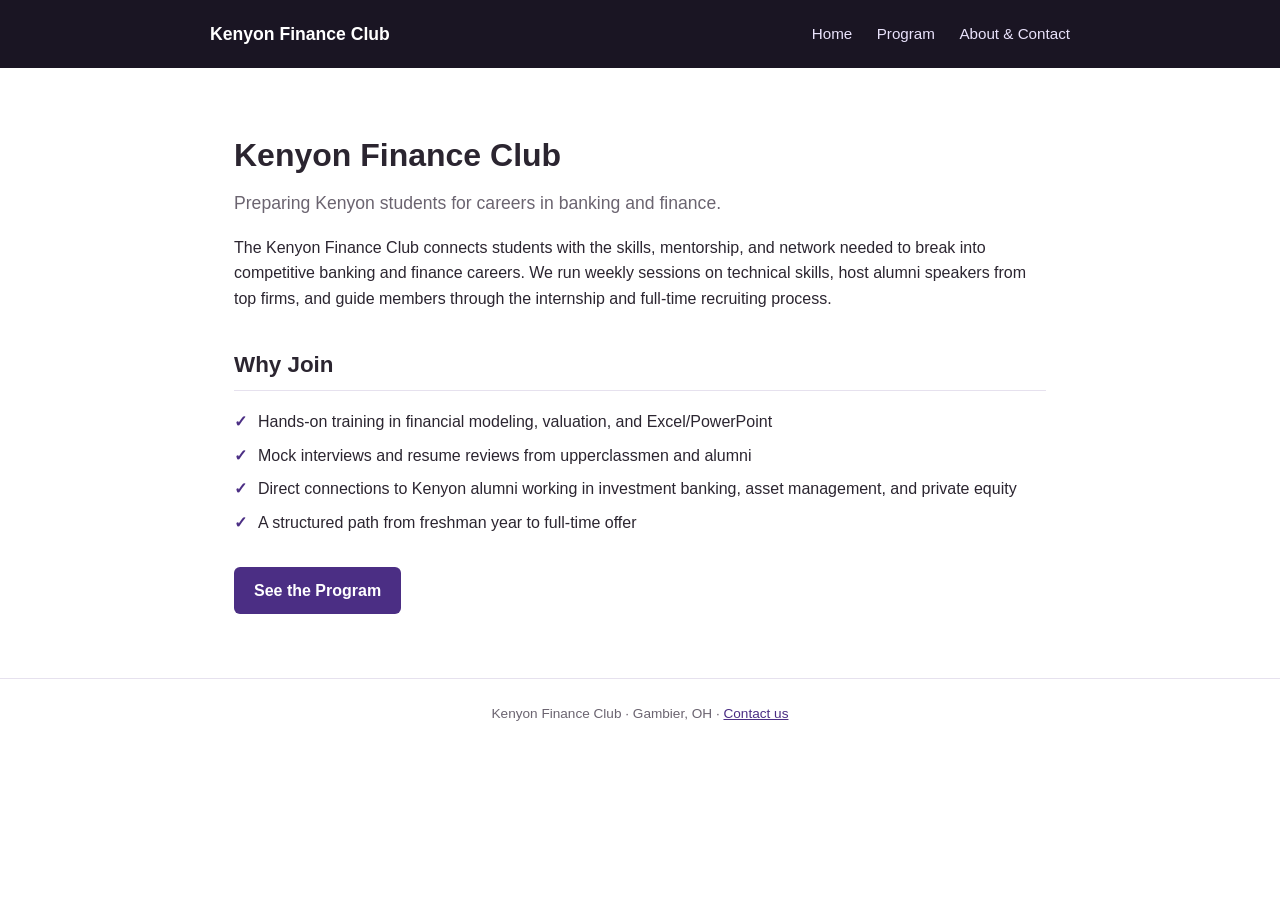
<file: src/index.html>
<!doctype html>
<html lang="en">
<head>
  <meta charset="UTF-8" />
  <meta name="viewport" content="width=device-width, initial-scale=1.0" />
  <title>Kenyon Finance Club</title>
  <link rel="stylesheet" href="styles.css" />
</head>
<body>
  <header>
    <div class="nav-wrap">
      <a class="brand" href="index.html">Kenyon Finance Club</a>
      <nav>
        <a href="index.html">Home</a>
        <a href="program.html">Program</a>
        <a href="about.html">About &amp; Contact</a>
      </nav>
    </div>
  </header>

  <main>
    <h1>Kenyon Finance Club</h1>
    <p class="tagline">Preparing Kenyon students for careers in banking and finance.</p>

    <p>
      The Kenyon Finance Club connects students with the skills, mentorship, and
      network needed to break into competitive banking and finance careers. We run
      weekly sessions on technical skills, host alumni speakers from top firms, and
      guide members through the internship and full-time recruiting process.
    </p>

    <h2>Why Join</h2>
    <ul class="check-list">
      <li>Hands-on training in financial modeling, valuation, and Excel/PowerPoint</li>
      <li>Mock interviews and resume reviews from upperclassmen and alumni</li>
      <li>Direct connections to Kenyon alumni working in investment banking, asset management, and private equity</li>
      <li>A structured path from freshman year to full-time offer</li>
    </ul>

    <a class="cta" href="program.html">See the Program</a>
  </main>

  <footer>
    Kenyon Finance Club &middot; Gambier, OH &middot; <a href="about.html">Contact us</a>
  </footer>
</body>
</html>
</file>
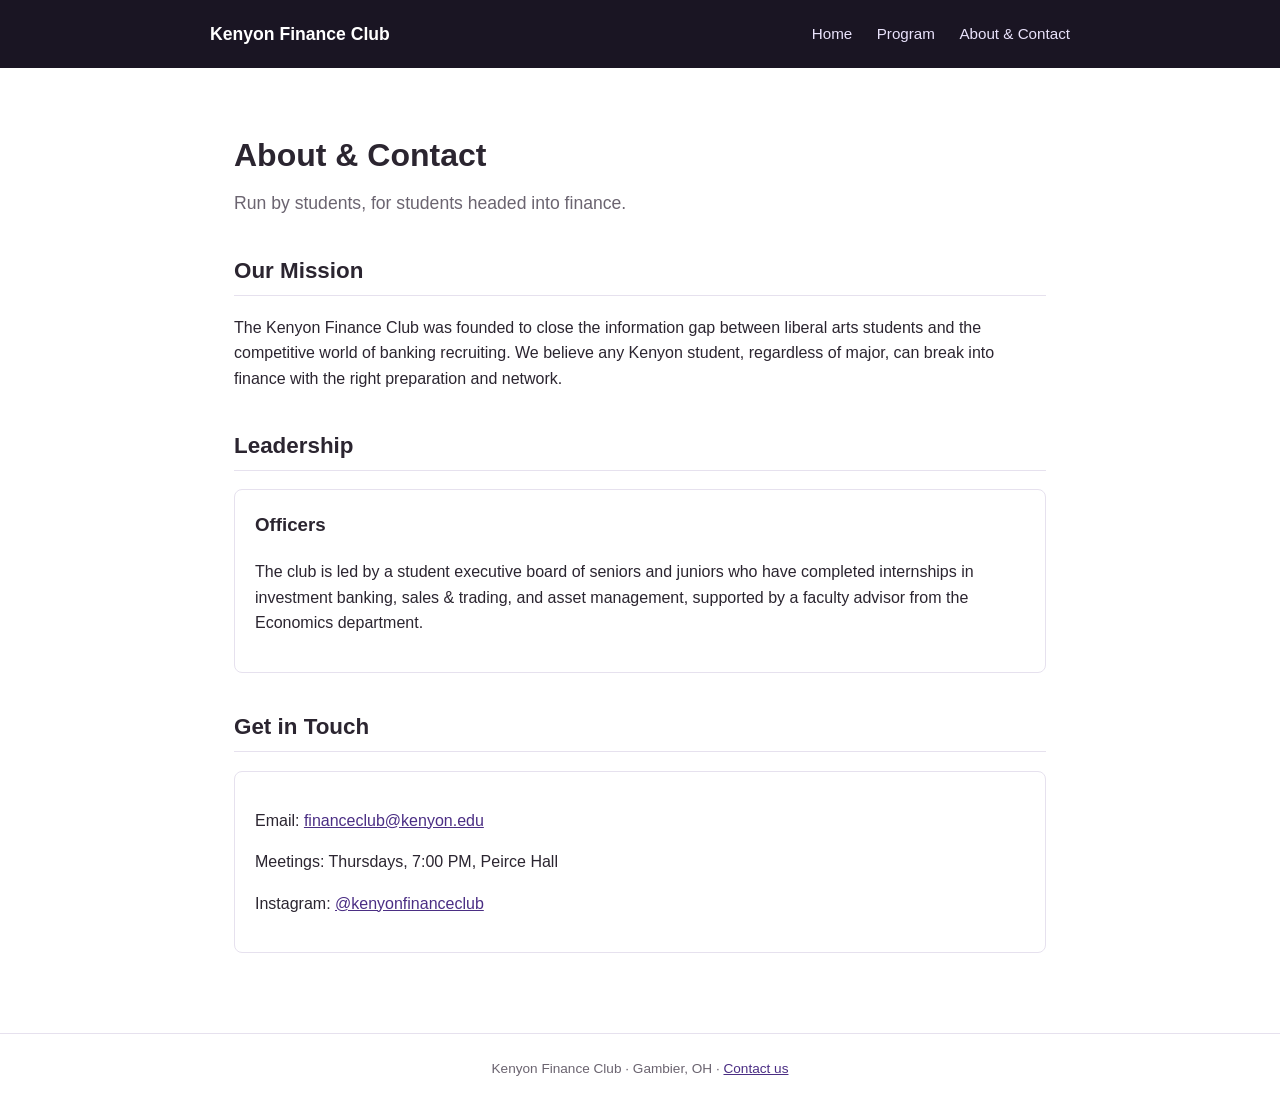
<file: src/about.html>
<!doctype html>
<html lang="en">
<head>
  <meta charset="UTF-8" />
  <meta name="viewport" content="width=device-width, initial-scale=1.0" />
  <title>About &amp; Contact | Kenyon Finance Club</title>
  <link rel="stylesheet" href="styles.css" />
</head>
<body>
  <header>
    <div class="nav-wrap">
      <a class="brand" href="index.html">Kenyon Finance Club</a>
      <nav>
        <a href="index.html">Home</a>
        <a href="program.html">Program</a>
        <a href="about.html">About &amp; Contact</a>
      </nav>
    </div>
  </header>

  <main>
    <h1>About &amp; Contact</h1>
    <p class="tagline">Run by students, for students headed into finance.</p>

    <h2>Our Mission</h2>
    <p>
      The Kenyon Finance Club was founded to close the information gap between
      liberal arts students and the competitive world of banking recruiting.
      We believe any Kenyon student, regardless of major, can break into finance
      with the right preparation and network.
    </p>

    <h2>Leadership</h2>
    <div class="card">
      <h3>Officers</h3>
      <p>
        The club is led by a student executive board of seniors and juniors who
        have completed internships in investment banking, sales &amp; trading, and
        asset management, supported by a faculty advisor from the Economics
        department.
      </p>
    </div>

    <h2>Get in Touch</h2>
    <div class="card">
      <p>Email: <a href="mailto:financeclub@kenyon.edu">financeclub@kenyon.edu</a></p>
      <p>Meetings: Thursdays, 7:00 PM, Peirce Hall</p>
      <p>Instagram: <a href="#">@kenyonfinanceclub</a></p>
    </div>
  </main>

  <footer>
    Kenyon Finance Club &middot; Gambier, OH &middot; <a href="about.html">Contact us</a>
  </footer>
</body>
</html>
</file>
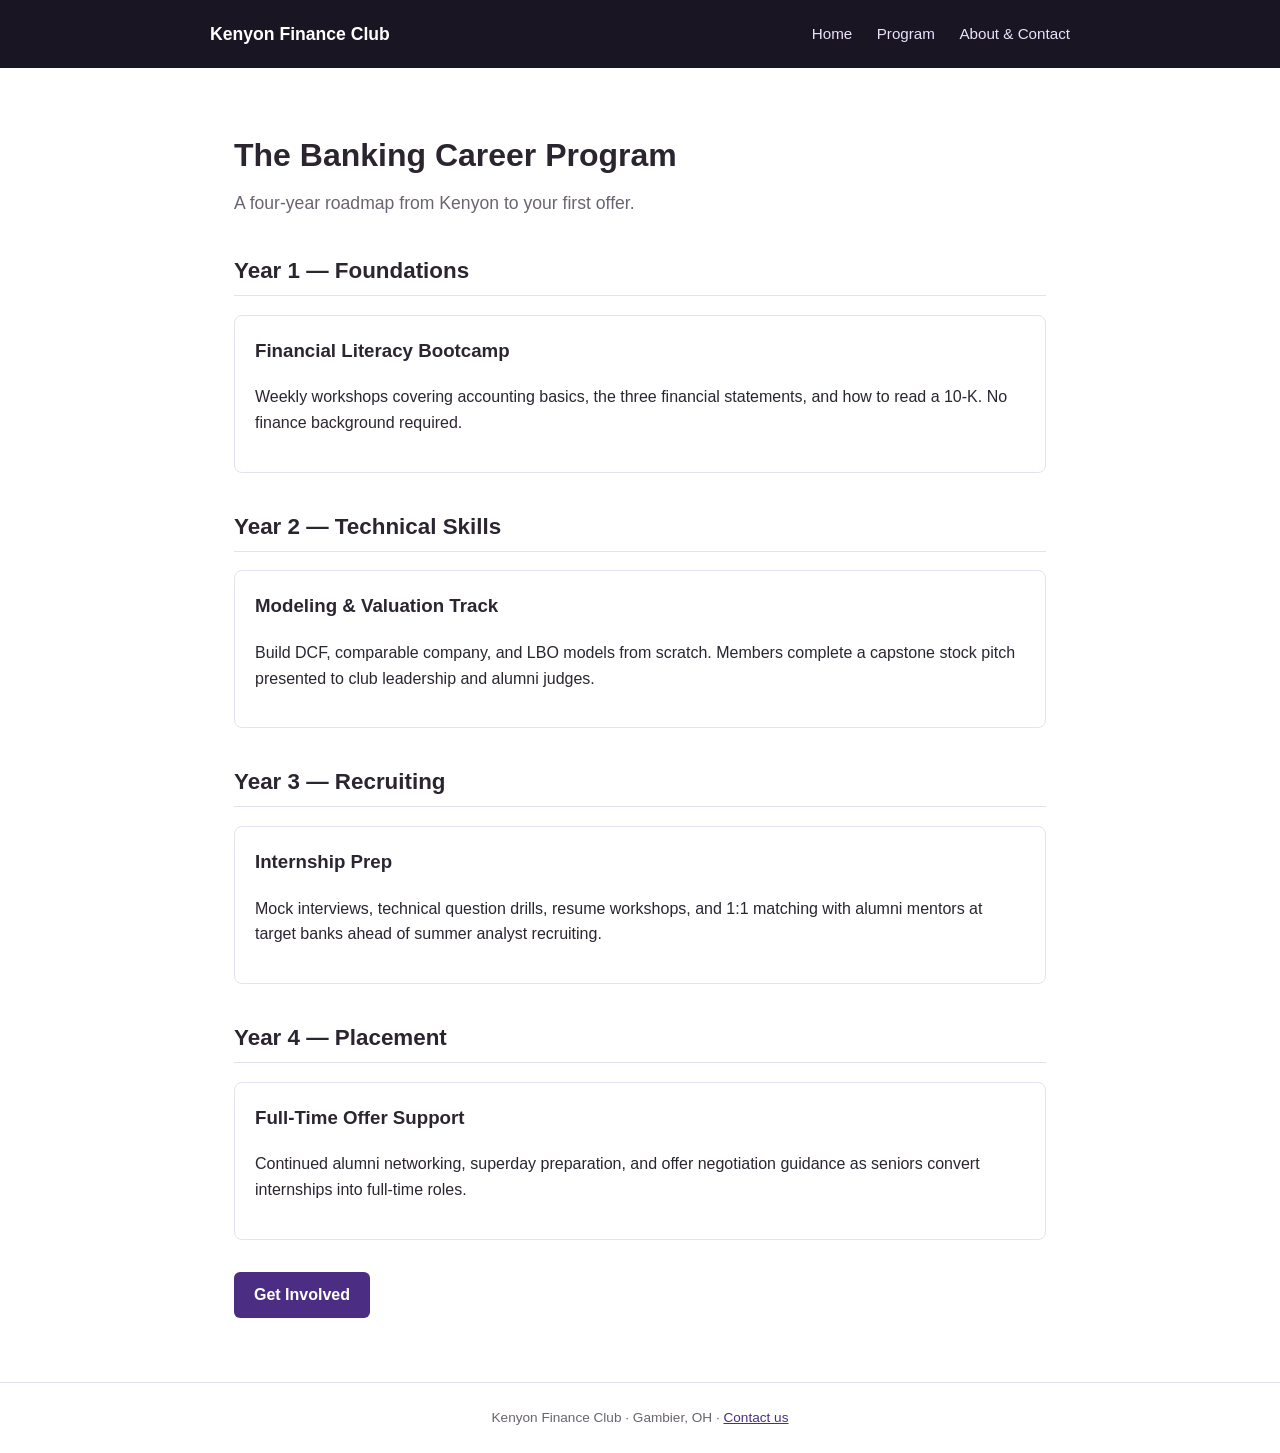
<file: src/program.html>
<!doctype html>
<html lang="en">
<head>
  <meta charset="UTF-8" />
  <meta name="viewport" content="width=device-width, initial-scale=1.0" />
  <title>Program | Kenyon Finance Club</title>
  <link rel="stylesheet" href="styles.css" />
</head>
<body>
  <header>
    <div class="nav-wrap">
      <a class="brand" href="index.html">Kenyon Finance Club</a>
      <nav>
        <a href="index.html">Home</a>
        <a href="program.html">Program</a>
        <a href="about.html">About &amp; Contact</a>
      </nav>
    </div>
  </header>

  <main>
    <h1>The Banking Career Program</h1>
    <p class="tagline">A four-year roadmap from Kenyon to your first offer.</p>

    <h2>Year 1 &mdash; Foundations</h2>
    <div class="card">
      <h3>Financial Literacy Bootcamp</h3>
      <p>
        Weekly workshops covering accounting basics, the three financial statements,
        and how to read a 10-K. No finance background required.
      </p>
    </div>

    <h2>Year 2 &mdash; Technical Skills</h2>
    <div class="card">
      <h3>Modeling &amp; Valuation Track</h3>
      <p>
        Build DCF, comparable company, and LBO models from scratch. Members complete
        a capstone stock pitch presented to club leadership and alumni judges.
      </p>
    </div>

    <h2>Year 3 &mdash; Recruiting</h2>
    <div class="card">
      <h3>Internship Prep</h3>
      <p>
        Mock interviews, technical question drills, resume workshops, and 1:1
        matching with alumni mentors at target banks ahead of summer analyst
        recruiting.
      </p>
    </div>

    <h2>Year 4 &mdash; Placement</h2>
    <div class="card">
      <h3>Full-Time Offer Support</h3>
      <p>
        Continued alumni networking, superday preparation, and offer negotiation
        guidance as seniors convert internships into full-time roles.
      </p>
    </div>

    <a class="cta" href="about.html">Get Involved</a>
  </main>

  <footer>
    Kenyon Finance Club &middot; Gambier, OH &middot; <a href="about.html">Contact us</a>
  </footer>
</body>
</html>
</file>
<file: src/styles.css>
:root {
  --kenyon-purple: #4b2e84;
  --kenyon-dark: #1a1523;
  --ink: #2b2530;
  --paper: #ffffff;
  --muted: #6b6470;
  --border: #e6e1ee;
  --max-width: 860px;
}

* {
  box-sizing: border-box;
}

body {
  margin: 0;
  font-family: -apple-system, BlinkMacSystemFont, "Segoe UI", Helvetica, Arial, sans-serif;
  color: var(--ink);
  background: var(--paper);
  line-height: 1.6;
}

header {
  background: var(--kenyon-dark);
  color: #fff;
  padding: 1.25rem 1.5rem;
}

.nav-wrap {
  max-width: var(--max-width);
  margin: 0 auto;
  display: flex;
  align-items: center;
  justify-content: space-between;
  flex-wrap: wrap;
  gap: 0.75rem;
}

.brand {
  font-weight: 700;
  font-size: 1.1rem;
  color: #fff;
  text-decoration: none;
}

nav a {
  color: #e9e2fb;
  text-decoration: none;
  margin-left: 1.25rem;
  font-size: 0.95rem;
}

nav a:hover,
nav a:focus {
  color: var(--kenyon-purple);
}

main {
  max-width: var(--max-width);
  margin: 0 auto;
  padding: 2.5rem 1.5rem 4rem;
}

h1 {
  font-size: 2rem;
  margin-bottom: 0.5rem;
}

h2 {
  font-size: 1.4rem;
  margin-top: 2.25rem;
  border-bottom: 1px solid var(--border);
  padding-bottom: 0.4rem;
}

.tagline {
  color: var(--muted);
  font-size: 1.1rem;
  margin-top: 0;
}

.cta {
  display: inline-block;
  background: var(--kenyon-purple);
  color: #fff;
  text-decoration: none;
  padding: 0.65rem 1.25rem;
  border-radius: 6px;
  font-weight: 600;
  margin-top: 1rem;
}

.cta:hover {
  opacity: 0.9;
}

ul.check-list {
  list-style: none;
  padding-left: 0;
}

ul.check-list li {
  padding-left: 1.5rem;
  position: relative;
  margin-bottom: 0.5rem;
}

ul.check-list li::before {
  content: "\2713";
  position: absolute;
  left: 0;
  color: var(--kenyon-purple);
  font-weight: 700;
}

.card {
  border: 1px solid var(--border);
  border-radius: 8px;
  padding: 1.25rem;
  margin-bottom: 1rem;
}

.card h3 {
  margin-top: 0;
}

footer {
  border-top: 1px solid var(--border);
  padding: 1.5rem;
  text-align: center;
  color: var(--muted);
  font-size: 0.85rem;
}

a {
  color: var(--kenyon-purple);
}
</file>
